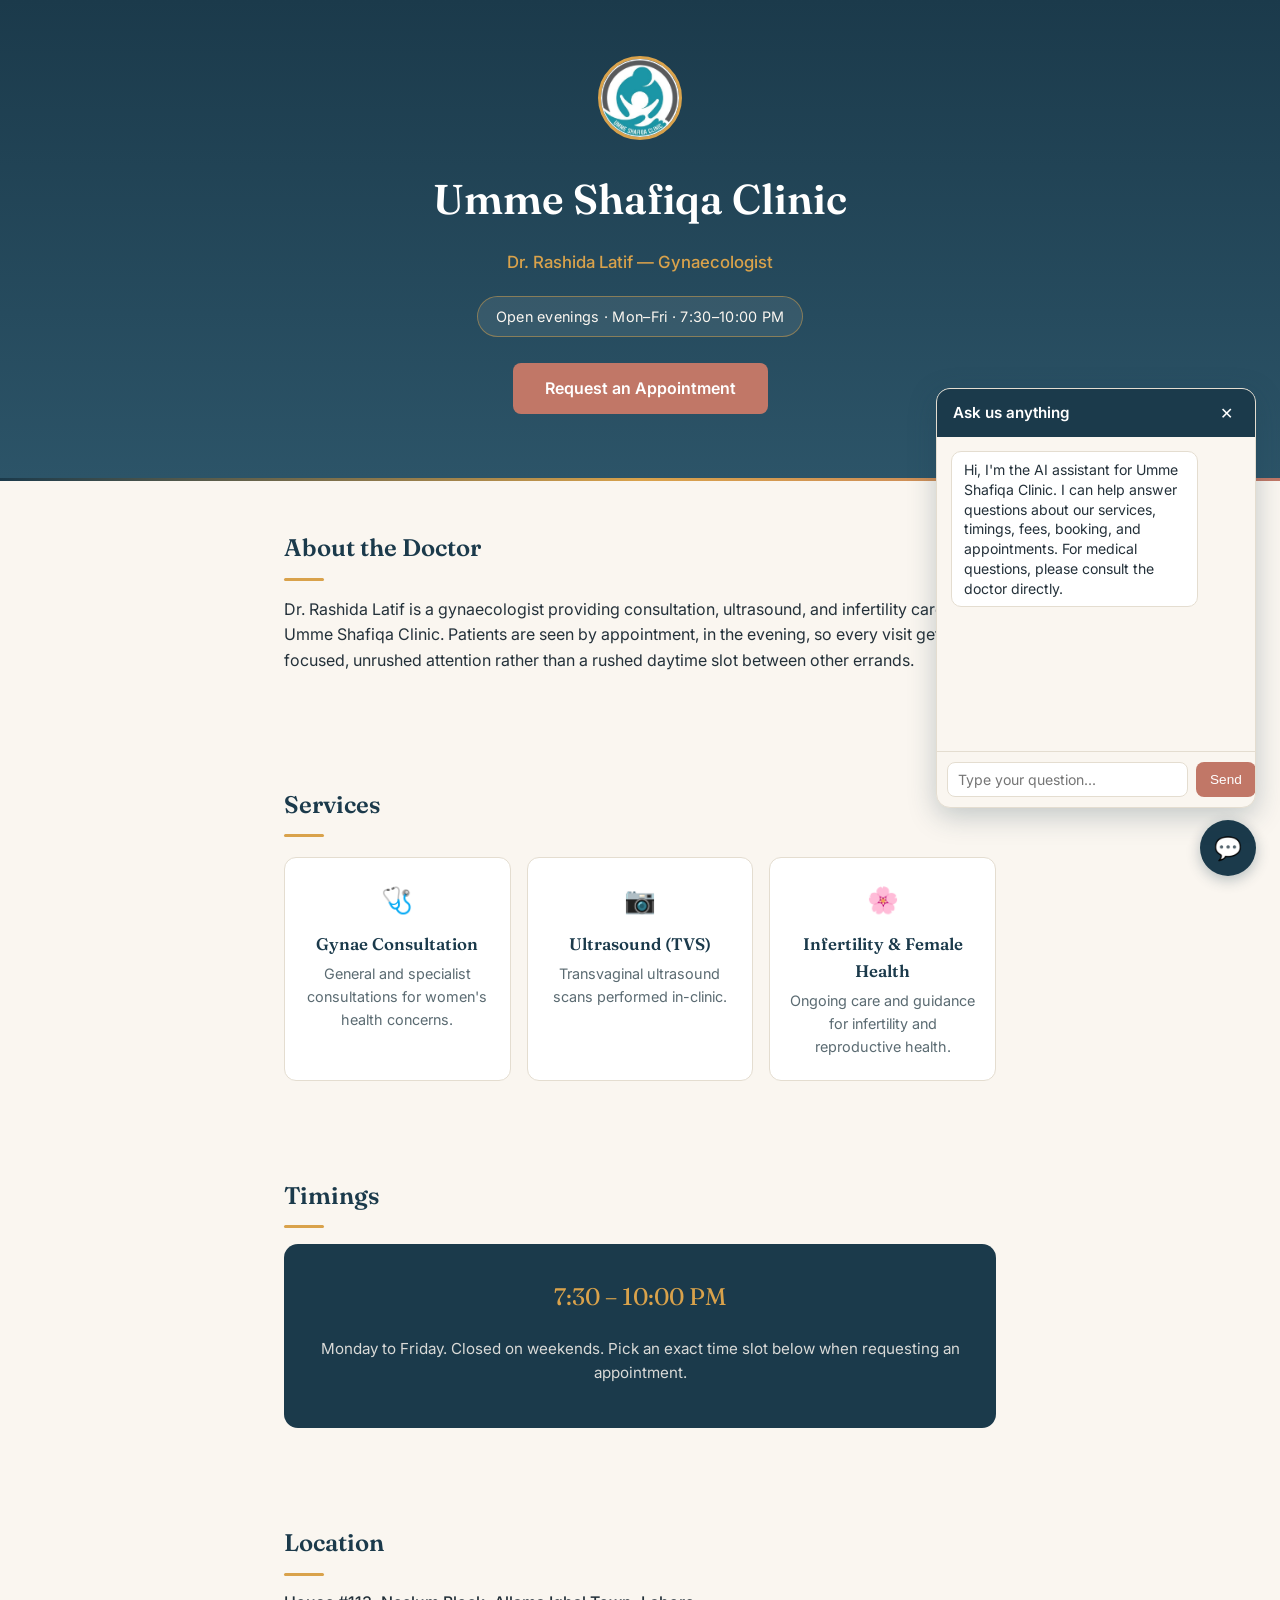
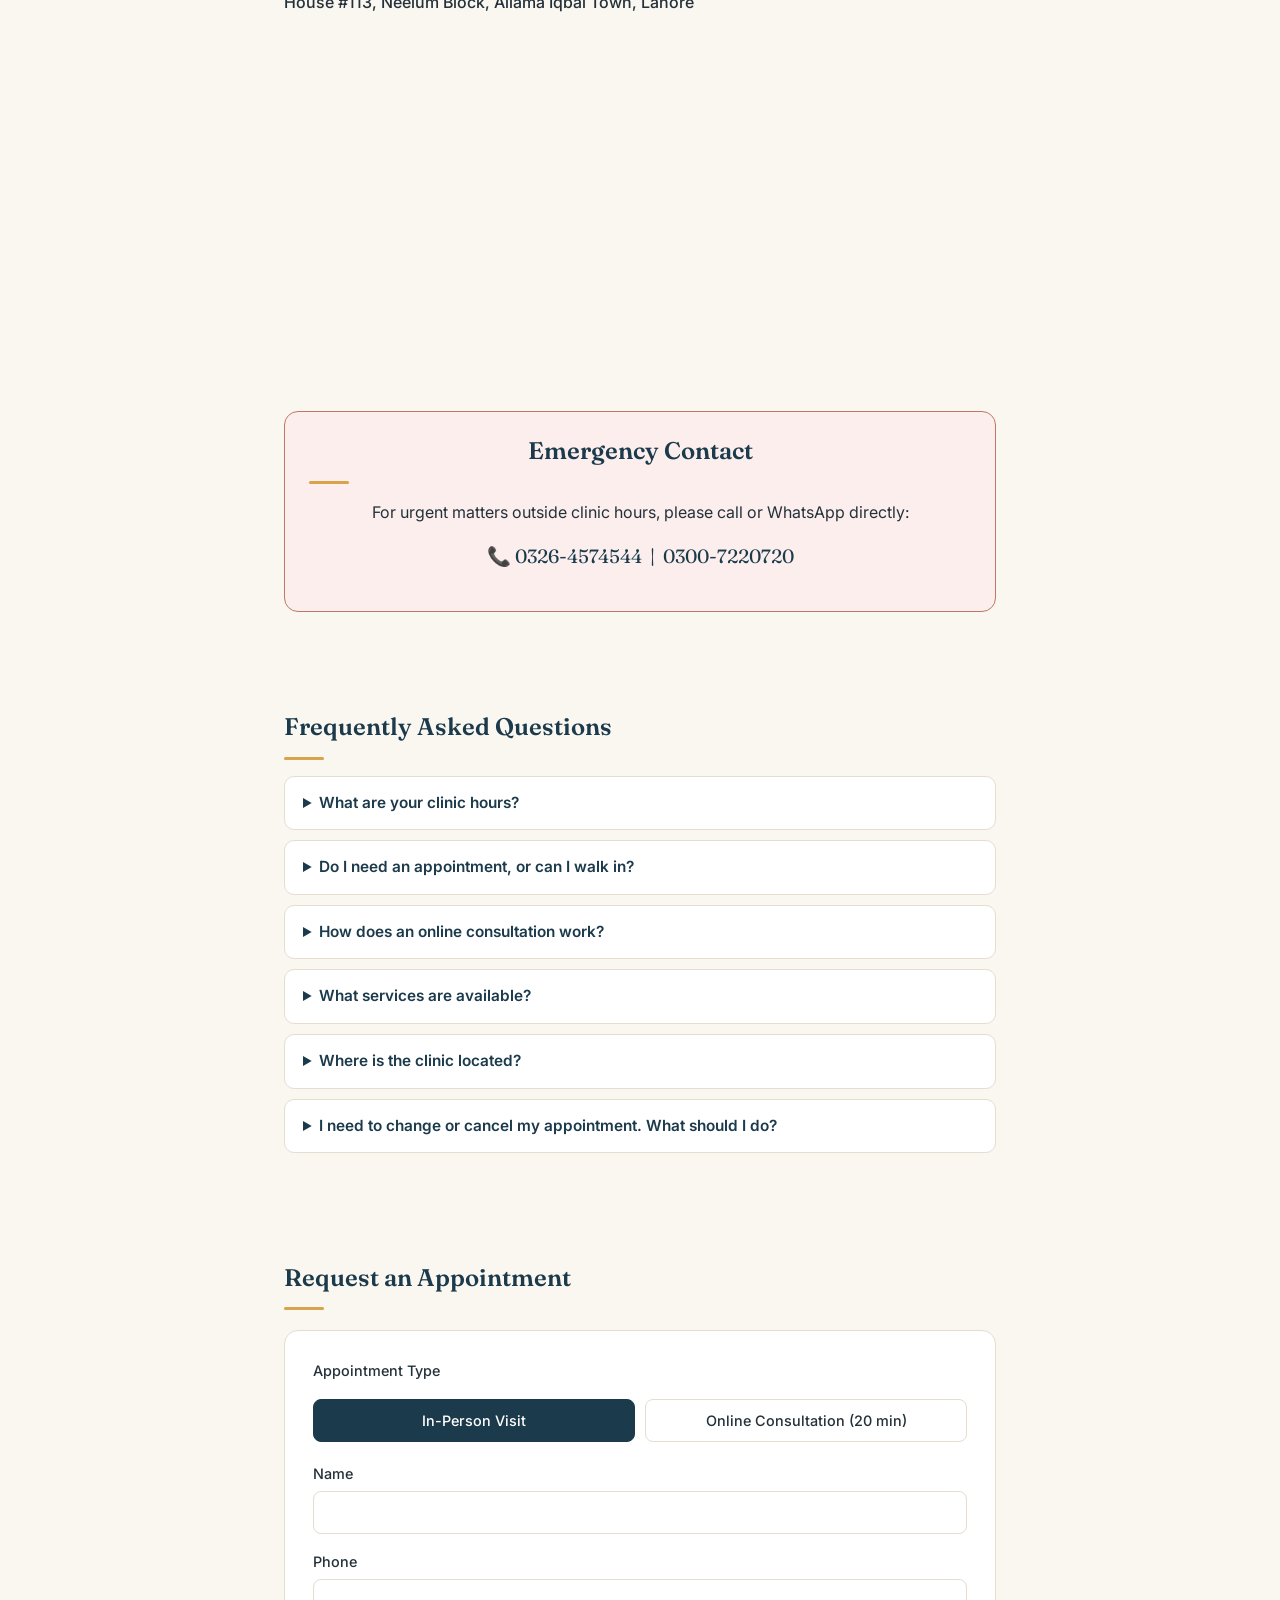
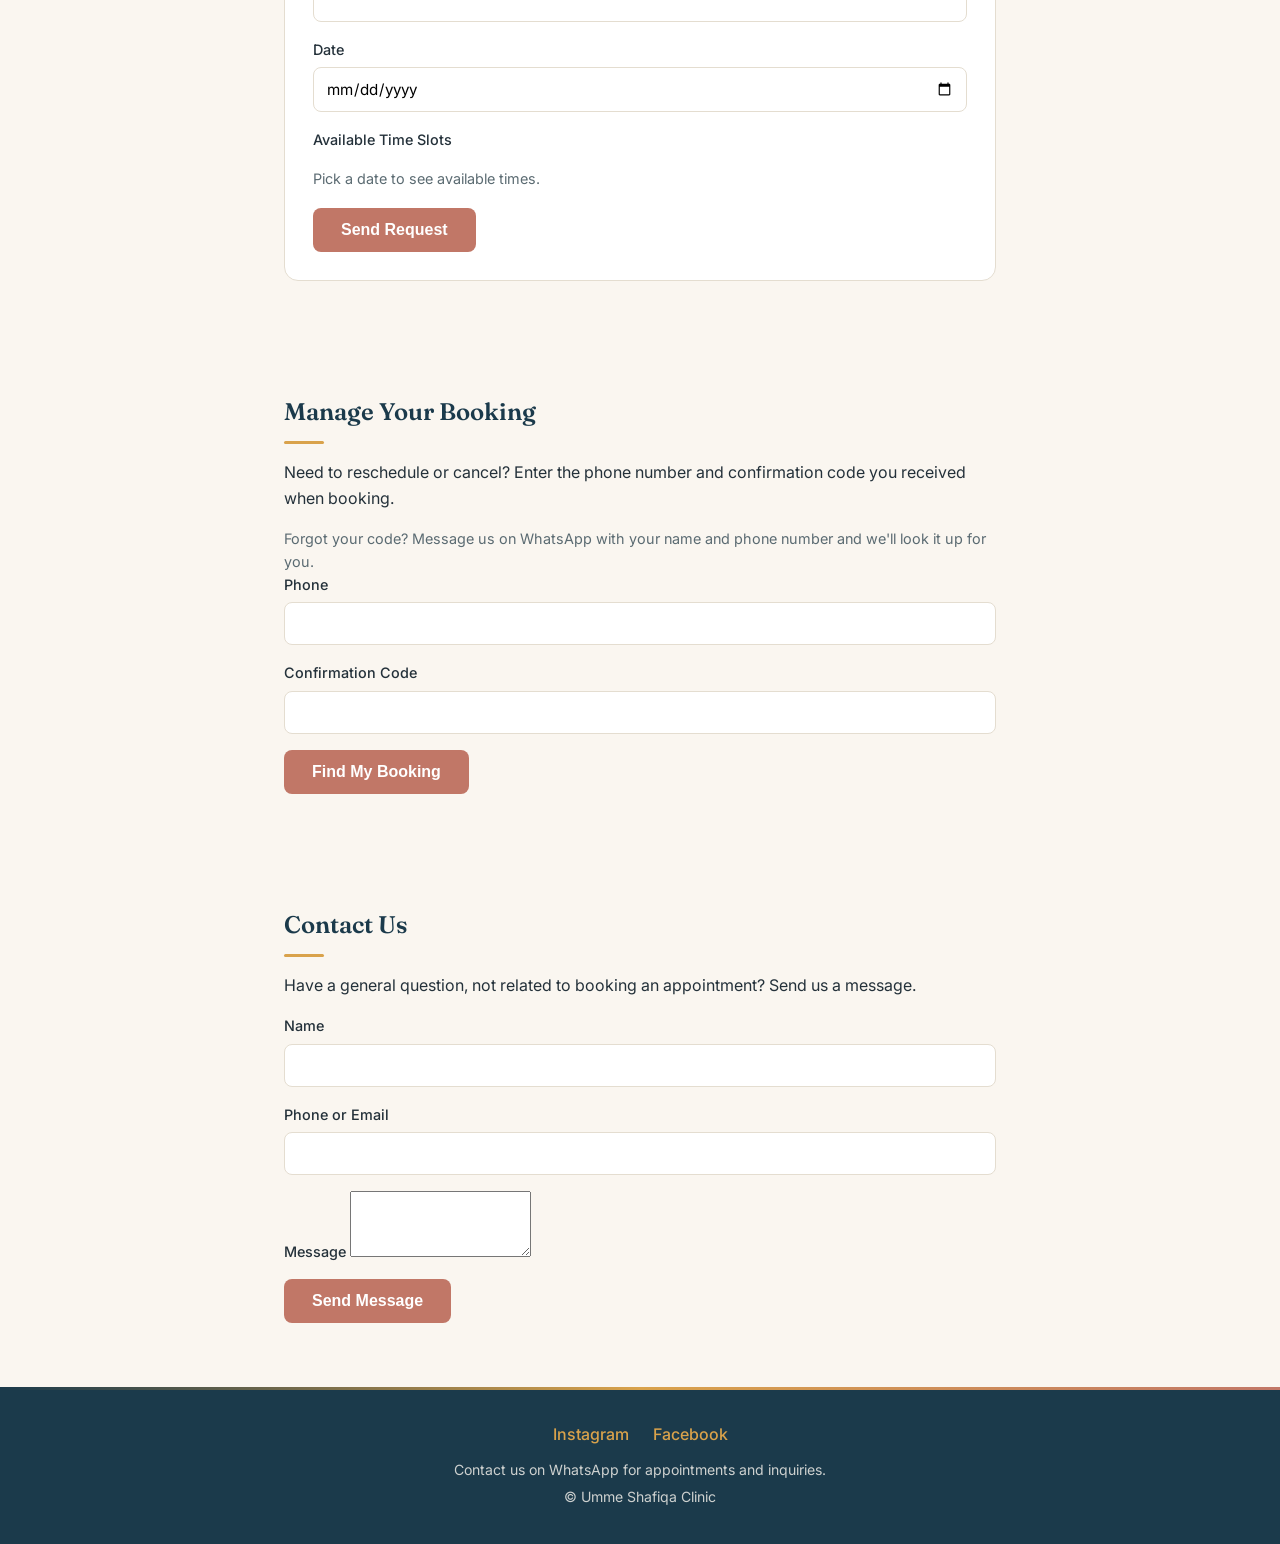
<file: index.html>
<!DOCTYPE html>
<html lang="en">
<head>
<meta charset="UTF-8">
<meta name="viewport" content="width=device-width, initial-scale=1.0">
<title>Umme Shafiqa Clinic — Dr. Rashida Latif, Gynaecologist</title>
<meta name="description" content="Evening gynaecology consultations, ultrasound, and infertility care with Dr. Rashida Latif in Allama Iqbal Town, Lahore.">
<link rel="stylesheet" href="style.css">
<link rel="icon" type="image/jpeg" href="logo.jpeg">
</head>
<body>

<div id="faq-widget">
  <button id="faq-toggle-btn" aria-label="Ask a question">💬</button>
  <div id="faq-panel" style="display:none;">
    <div id="faq-header">
      <span>Ask us anything</span>
      <button id="faq-close-btn" aria-label="Close">✕</button>
    </div>
    <div id="faq-messages">
      <div class="faq-msg faq-msg-bot">Hi, I'm the AI assistant for Umme Shafiqa Clinic. I can help answer questions about our services, timings, fees, booking, and appointments. For medical questions, please consult the doctor directly.</div>
    </div>
    <div id="faq-input-row">
      <input type="text" id="faq-input" placeholder="Type your question...">
      <button id="faq-send-btn">Send</button>
    </div>
  </div>
</div>

<header class="hero">
  <img src="logo.jpeg" alt="Umme Shafiqa Clinic Logo" class="logo">
  <h1>Umme Shafiqa Clinic</h1>
  <p class="doctor">Dr. Rashida Latif — Gynaecologist</p>
  <span class="hours-badge">Open evenings · Mon–Fri · 7:30–10:00 PM</span>
  <br>
  <a href="#appointment" class="hero-cta">Request an Appointment</a>
</header>
<hr class="horizon">

<section class="info">
  <h2>About the Doctor</h2>
  <p>Dr. Rashida Latif is a gynaecologist providing consultation, ultrasound, and infertility care from Umme Shafiqa Clinic. Patients are seen by appointment, in the evening, so every visit gets focused, unrushed attention rather than a rushed daytime slot between other errands.</p>
</section>

<section class="info">
  <h2>Services</h2>
  <div class="services-grid">
    <div class="service-card">
      <div class="icon">🩺</div>
      <h3>Gynae Consultation</h3>
      <p>General and specialist consultations for women's health concerns.</p>
    </div>
    <div class="service-card">
      <div class="icon">📷</div>
      <h3>Ultrasound (TVS)</h3>
      <p>Transvaginal ultrasound scans performed in-clinic.</p>
    </div>
    <div class="service-card">
      <div class="icon">🌸</div>
      <h3>Infertility &amp; Female Health</h3>
      <p>Ongoing care and guidance for infertility and reproductive health.</p>
    </div>
  </div>
</section>

<section class="info">
  <h2>Timings</h2>
  <div class="timings-strip">
    <span class="slot">7:30 – 10:00 PM</span>
    <p>Monday to Friday. Closed on weekends. Pick an exact time slot below when requesting an appointment.</p>
  </div>
</section>

<section class="info">
  <h2>Location</h2>
  <p class="address">House #113, Neelum Block, Allama Iqbal Town, Lahore</p>
  <iframe class="map-frame" loading="lazy"
    src="https://www.google.com/maps?q=House+113+Neelum+Block+Allama+Iqbal+Town+Lahore&output=embed">
  </iframe>
</section>

<section class="info">
  <div class="emergency-strip">
    <h2>Emergency Contact</h2>
    <p>For urgent matters outside clinic hours, please call or WhatsApp directly:</p>
    <p class="emergency-numbers">📞 0326-4574544 &nbsp;|&nbsp; 0300-7220720</p>
  </div>
</section>

<section class="info">
  <h2>Frequently Asked Questions</h2>
  <div class="faq-list">
    <details class="faq-item">
      <summary>What are your clinic hours?</summary>
      <p>Monday to Friday, 7:30 PM to 10:00 PM. Closed on weekends.</p>
    </details>
    <details class="faq-item">
      <summary>Do I need an appointment, or can I walk in?</summary>
      <p>Appointments are strongly recommended. You can request a specific time slot through the form below, either for an in-person visit or an online consultation.</p>
    </details>
    <details class="faq-item">
      <summary>How does an online consultation work?</summary>
      <p>Select "Online Consultation" when booking, pay the consultation fee via JazzCash/EasyPaisa or Meezan Bank, and upload a screenshot of the payment. Your slot is confirmed once the payment is verified.</p>
    </details>
    <details class="faq-item">
      <summary>What services are available?</summary>
      <p>Gynaecological consultations, transvaginal ultrasound (TVS), and infertility and female health care.</p>
    </details>
    <details class="faq-item">
      <summary>Where is the clinic located?</summary>
      <p>House #113, Neelum Block, Allama Iqbal Town, Lahore. See the map above for directions.</p>
    </details>
    <details class="faq-item">
      <summary>I need to change or cancel my appointment. What should I do?</summary>
      <p>Please contact us directly on WhatsApp or call the number listed under Emergency Contact above.</p>
    </details>
  </div>
</section>

<section class="info" id="appointment">
  <h2>Request an Appointment</h2>
  <form id="appointment-form">
    <label>Appointment Type</label>
    <div class="type-toggle">
      <button type="button" class="type-btn selected" data-type="physical">In-Person Visit</button>
      <button type="button" class="type-btn" data-type="online">Online Consultation (20 min)</button>
    </div>

    <div id="payment-info" class="payment-info" style="display:none;">
      <h3>Payment Details</h3>
      <p>Please pay the consultation fee via one of the below, then upload a screenshot of the payment before submitting.</p>
      <p><strong>JazzCash / EasyPaisa:</strong> 0300-7605291</p>
      <p><strong>Meezan Bank:</strong> 02120103496572</p>
      <p><strong>Account Title:</strong> Rashida Parveen</p>
      <label>Payment Screenshot
        <input type="file" id="payment_screenshot" accept="image/*">
      </label>
    </div>

    <label>Name
      <input type="text" id="name" required>
    </label>
    <label>Phone
      <input type="tel" id="phone" required>
    </label>
    <label>Date
      <input type="date" id="appointment_date" required>
    </label>
    <label>Available Time Slots</label>
    <div id="slot-picker" class="slot-picker">
      <p class="slot-hint">Pick a date to see available times.</p>
    </div>
    <input type="hidden" id="selected_slot">
    <button type="submit" id="submit-btn" disabled>Send Request</button>
  </form>
  <p id="form-message"></p>
</section>

<section class="info" id="manage-booking">
  <h2>Manage Your Booking</h2>
  <p>Need to reschedule or cancel? Enter the phone number and confirmation code you received when booking.</p>
  <p class="slot-hint">Forgot your code? Message us on WhatsApp with your name and phone number and we'll look it up for you.</p>
  <form id="lookup-form">
    <label>Phone
      <input type="tel" id="lookup-phone" required>
    </label>
    <label>Confirmation Code
      <input type="text" id="lookup-code" required style="text-transform: uppercase;">
    </label>
    <button type="submit">Find My Booking</button>
  </form>
  <p id="lookup-message"></p>

  <div id="reschedule-panel" style="display:none;">
    <h3 id="reschedule-current"></h3>
    <label>New Date
      <input type="date" id="reschedule-date">
    </label>
    <label>New Time</label>
    <div id="reschedule-slot-picker" class="slot-picker"></div>
    <input type="hidden" id="reschedule-selected-slot">
    <button type="button" id="reschedule-submit-btn" disabled>Confirm New Time</button>
    <button type="button" id="cancel-my-booking-btn" class="cancel-my-booking-btn">Cancel This Appointment</button>
  </div>
</section>

<section class="info" id="contact-us">
  <h2>Contact Us</h2>
  <p>Have a general question, not related to booking an appointment? Send us a message.</p>
  <form id="contact-form">
    <label>Name
      <input type="text" id="contact-name" required>
    </label>
    <label>Phone or Email
      <input type="text" id="contact-info" required>
    </label>
    <label>Message
      <textarea id="contact-message" rows="4" required></textarea>
    </label>
    <button type="submit">Send Message</button>
  </form>
  <p id="contact-form-message"></p>
</section>

<hr class="horizon">
<footer>
  <div class="social-links">
    <a href="https://instagram.com/ummeshafiqaclinic" target="_blank" rel="noopener">Instagram</a>
    <a href="#" target="_blank" rel="noopener">Facebook</a>
  </div>
  <p>Contact us on WhatsApp for appointments and inquiries.</p>
  <p>&copy; Umme Shafiqa Clinic</p>
</footer>

<script>
const BACKEND = 'https://umme-shafiqa-backend-b8cwevgzcfgya3fe.austriaeast-01.azurewebsites.net';
let appointmentType = 'physical';
document.querySelectorAll('.type-btn').forEach(btn => {
  btn.addEventListener('click', () => {
    document.querySelectorAll('.type-btn').forEach(b => b.classList.remove('selected'));
    btn.classList.add('selected');
    appointmentType = btn.dataset.type;
    document.getElementById('payment-info').style.display = appointmentType === 'online' ? 'block' : 'none';
  });
});
const dateInput = document.getElementById('appointment_date');
const todayStr = new Date().toLocaleDateString('en-CA'); // YYYY-MM-DD in local time
dateInput.min = todayStr;
const slotPicker = document.getElementById('slot-picker');
const selectedSlotInput = document.getElementById('selected_slot');
const submitBtn = document.getElementById('submit-btn');

function formatTime12h(t) {
  const [h, m] = t.split(':').map(Number);
  const period = h >= 12 ? 'PM' : 'AM';
  const hour12 = ((h + 11) % 12) + 1;
  return `${hour12}:${m.toString().padStart(2, '0')} ${period}`;
}

dateInput.addEventListener('change', () => {
  const chosenDate = dateInput.value;
  selectedSlotInput.value = '';
  submitBtn.disabled = true;
  if (!chosenDate) return;

  slotPicker.innerHTML = '<p class="slot-hint">Loading available times...</p>';

  fetch(`${BACKEND}/available-slots?for_date=${chosenDate}`)
    .then(res => res.json())
    .then(data => {
      if (!data.open) {
        slotPicker.innerHTML = '<p class="slot-hint">Clinic is closed on this day. Please choose Mon–Fri.</p>';
        return;
      }
      slotPicker.innerHTML = '';
      data.slots.forEach(slot => {
        const btn = document.createElement('button');
        btn.type = 'button';
        const disabled = slot.full || slot.past;
        let label = formatTime12h(slot.time);
        if (slot.past) label += ' — Past';
        else if (slot.full) label += ' — Fully Booked';
        btn.className = 'slot-btn' + (disabled ? ' full' : '');
        btn.textContent = label;
        btn.disabled = disabled;
        btn.title = slot.past ? 'This time has already passed' : (slot.full ? 'Fully booked, please choose another time' : `${slot.remaining} spot(s) left`);
        btn.addEventListener('click', () => {
          document.querySelectorAll('.slot-btn').forEach(b => b.classList.remove('selected'));
          btn.classList.add('selected');
          selectedSlotInput.value = slot.time;
          submitBtn.disabled = false;
        });
        slotPicker.appendChild(btn);
      });
    })
    .catch(() => {
      slotPicker.innerHTML = '<p class="slot-hint">Could not load slots. Please try again.</p>';
    });
});

document.getElementById('appointment-form').addEventListener('submit', function(e) {
  e.preventDefault();
  if (!selectedSlotInput.value) return;

  if (dateInput.value < todayStr) {
    document.getElementById('form-message').textContent = "Please choose a present or future date.";
    return;
  }

  const screenshotInput = document.getElementById('payment_screenshot');
  if (appointmentType === 'online' && (!screenshotInput.files || screenshotInput.files.length === 0)) {
    document.getElementById('form-message').textContent = "Please upload your payment screenshot to book an online consultation.";
    return;
  }

  const formData = new FormData();
  formData.append('name', document.getElementById('name').value);
  formData.append('phone', document.getElementById('phone').value);
  formData.append('appointment_date', dateInput.value);
  formData.append('appointment_time', selectedSlotInput.value);
  formData.append('appointment_type', appointmentType);
  if (appointmentType === 'online' && screenshotInput.files[0]) {
    formData.append('payment_screenshot', screenshotInput.files[0]);
  }

  fetch(`${BACKEND}/inquiries`, {
    method: 'POST',
    body: formData
  })
  .then(async res => {
    const result = await res.json();
    if (!res.ok) throw new Error(result.detail || 'Something went wrong');
    const baseMessage = appointmentType === 'online'
      ? "Thank you! Your request is pending — we'll confirm once your payment is verified."
      : "Thank you! Your request has been received.";
    document.getElementById('form-message').innerHTML =
      `${baseMessage}<br><strong>Your confirmation code: ${result.confirmation_code}</strong><br>Save this — you'll need your phone number and this code to reschedule below if needed.`;
    document.getElementById('appointment-form').reset();
    document.querySelectorAll('.type-btn').forEach(b => b.classList.remove('selected'));
    document.querySelector('.type-btn[data-type="physical"]').classList.add('selected');
    appointmentType = 'physical';
    document.getElementById('payment-info').style.display = 'none';
    slotPicker.innerHTML = '<p class="slot-hint">Pick a date to see available times.</p>';
    submitBtn.disabled = true;
  })
  .catch(err => {
    document.getElementById('form-message').textContent = err.message || "Something went wrong. Please try WhatsApp instead.";
  });
});

// --- Manage Your Booking (self-service reschedule) ---
let activeLookup = null;
const rescheduleDateInput = document.getElementById('reschedule-date');
const rescheduleSlotPicker = document.getElementById('reschedule-slot-picker');
const rescheduleSelectedSlot = document.getElementById('reschedule-selected-slot');
const rescheduleSubmitBtn = document.getElementById('reschedule-submit-btn');
rescheduleDateInput.min = todayStr;

document.getElementById('lookup-form').addEventListener('submit', function(e) {
  e.preventDefault();
  const phone = document.getElementById('lookup-phone').value;
  const code = document.getElementById('lookup-code').value;
  document.getElementById('lookup-message').textContent = 'Searching...';

  fetch(`${BACKEND}/my-booking/lookup`, {
    method: 'POST',
    headers: {'Content-Type': 'application/json'},
    body: JSON.stringify({ phone, confirmation_code: code })
  })
  .then(async res => {
    const result = await res.json();
    if (!res.ok) throw new Error(result.detail || 'Booking not found');
    activeLookup = { phone, confirmation_code: code };
    document.getElementById('lookup-message').textContent = '';
    document.getElementById('reschedule-panel').style.display = 'block';
    const typeLabel = result.appointment_type === 'online' ? 'Online Consultation' : 'In-Person Visit';
    document.getElementById('reschedule-current').textContent =
      `${result.name} — currently booked: ${result.appointment_date} at ${formatTime12h(result.appointment_time)} (${typeLabel})`;
  })
  .catch(err => {
    activeLookup = null;
    document.getElementById('reschedule-panel').style.display = 'none';
    document.getElementById('lookup-message').textContent = err.message;
  });
});

rescheduleDateInput.addEventListener('change', () => {
  const chosenDate = rescheduleDateInput.value;
  rescheduleSelectedSlot.value = '';
  rescheduleSubmitBtn.disabled = true;
  if (!chosenDate) return;

  rescheduleSlotPicker.innerHTML = '<p class="slot-hint">Loading available times...</p>';
  fetch(`${BACKEND}/available-slots?for_date=${chosenDate}`)
    .then(res => res.json())
    .then(data => {
      if (!data.open) {
        rescheduleSlotPicker.innerHTML = '<p class="slot-hint">Clinic is closed on this day. Please choose Mon–Fri.</p>';
        return;
      }
      rescheduleSlotPicker.innerHTML = '';
      data.slots.forEach(slot => {
        const btn = document.createElement('button');
        btn.type = 'button';
        const disabled = slot.full || slot.past;
        let label = formatTime12h(slot.time);
        if (slot.past) label += ' — Past';
        else if (slot.full) label += ' — Fully Booked';
        btn.className = 'slot-btn' + (disabled ? ' full' : '');
        btn.textContent = label;
        btn.disabled = disabled;
        btn.addEventListener('click', () => {
          document.querySelectorAll('#reschedule-slot-picker .slot-btn').forEach(b => b.classList.remove('selected'));
          btn.classList.add('selected');
          rescheduleSelectedSlot.value = slot.time;
          rescheduleSubmitBtn.disabled = false;
        });
        rescheduleSlotPicker.appendChild(btn);
      });
    })
    .catch(() => {
      rescheduleSlotPicker.innerHTML = '<p class="slot-hint">Could not load slots. Please try again.</p>';
    });
});

rescheduleSubmitBtn.addEventListener('click', () => {
  if (!activeLookup || !rescheduleSelectedSlot.value) return;
  fetch(`${BACKEND}/my-booking/reschedule`, {
    method: 'POST',
    headers: {'Content-Type': 'application/json'},
    body: JSON.stringify({
      phone: activeLookup.phone,
      confirmation_code: activeLookup.confirmation_code,
      new_date: rescheduleDateInput.value,
      new_time: rescheduleSelectedSlot.value
    })
  })
  .then(async res => {
    const result = await res.json();
    if (!res.ok) throw new Error(result.detail || 'Could not reschedule');
    document.getElementById('lookup-message').textContent =
      `Done — your appointment is now on ${result.new_date} at ${formatTime12h(result.new_time)}.`;
    document.getElementById('reschedule-panel').style.display = 'none';
    document.getElementById('lookup-form').reset();
  })
  .catch(err => {
    alert(err.message);
  });
});

document.getElementById('cancel-my-booking-btn').addEventListener('click', () => {
  if (!activeLookup) return;
  if (!confirm('Are you sure you want to cancel this appointment? This cannot be undone.')) return;

  fetch(`${BACKEND}/my-booking/cancel`, {
    method: 'POST',
    headers: {'Content-Type': 'application/json'},
    body: JSON.stringify({
      phone: activeLookup.phone,
      confirmation_code: activeLookup.confirmation_code
    })
  })
  .then(async res => {
    const result = await res.json();
    if (!res.ok) throw new Error(result.detail || 'Could not cancel');
    document.getElementById('lookup-message').textContent = 'Your appointment has been cancelled.';
    document.getElementById('reschedule-panel').style.display = 'none';
    document.getElementById('lookup-form').reset();
    activeLookup = null;
  })
  .catch(err => {
    alert(err.message);
  });
});

// --- General Contact Us form ---
document.getElementById('contact-form').addEventListener('submit', function(e) {
  e.preventDefault();
  const data = {
    name: document.getElementById('contact-name').value,
    contact_info: document.getElementById('contact-info').value,
    message: document.getElementById('contact-message').value
  };
  fetch(`${BACKEND}/contact-messages`, {
    method: 'POST',
    headers: {'Content-Type': 'application/json'},
    body: JSON.stringify(data)
  })
  .then(res => {
    if (!res.ok) throw new Error('Something went wrong');
    document.getElementById('contact-form-message').textContent = "Thank you, we've received your message.";
    document.getElementById('contact-form').reset();
  })
  .catch(() => {
    document.getElementById('contact-form-message').textContent = "Something went wrong. Please try WhatsApp instead.";
  });
});

// --- FAQ Chat Widget ---
let faqConversation = [];
const faqPanel = document.getElementById('faq-panel');
const faqMessages = document.getElementById('faq-messages');
const faqInput = document.getElementById('faq-input');

document.getElementById('faq-toggle-btn').addEventListener('click', () => {
  faqPanel.style.display = faqPanel.style.display === 'none' ? 'flex' : 'none';
});

// Auto-open once, a couple seconds after the page loads, so visitors see the intro
setTimeout(() => {
  faqPanel.style.display = 'flex';
}, 2000);
document.getElementById('faq-close-btn').addEventListener('click', () => {
  faqPanel.style.display = 'none';
});

function addFaqMessage(text, sender) {
  const div = document.createElement('div');
  div.className = `faq-msg faq-msg-${sender}`;
  div.textContent = text;
  faqMessages.appendChild(div);
  faqMessages.scrollTop = faqMessages.scrollHeight;
}

function sendFaqMessage() {
  const text = faqInput.value.trim();
  if (!text) return;
  addFaqMessage(text, 'user');
  faqInput.value = '';
  faqInput.disabled = true;

  fetch(`${BACKEND}/faq-chat`, {
    method: 'POST',
    headers: {'Content-Type': 'application/json'},
    body: JSON.stringify({ message: text, conversation: faqConversation })
  })
  .then(res => res.json())
  .then(data => {
    addFaqMessage(data.reply, 'bot');
    faqConversation.push({ role: 'user', content: text });
    faqConversation.push({ role: 'assistant', content: data.reply });
  })
  .catch(() => {
    addFaqMessage("Sorry, something went wrong. Please contact us on WhatsApp.", 'bot');
  })
  .finally(() => {
    faqInput.disabled = false;
    faqInput.focus();
  });
}

document.getElementById('faq-send-btn').addEventListener('click', sendFaqMessage);
faqInput.addEventListener('keypress', (e) => {
  if (e.key === 'Enter') sendFaqMessage();
});
</script>

</body>
</html>
</file>
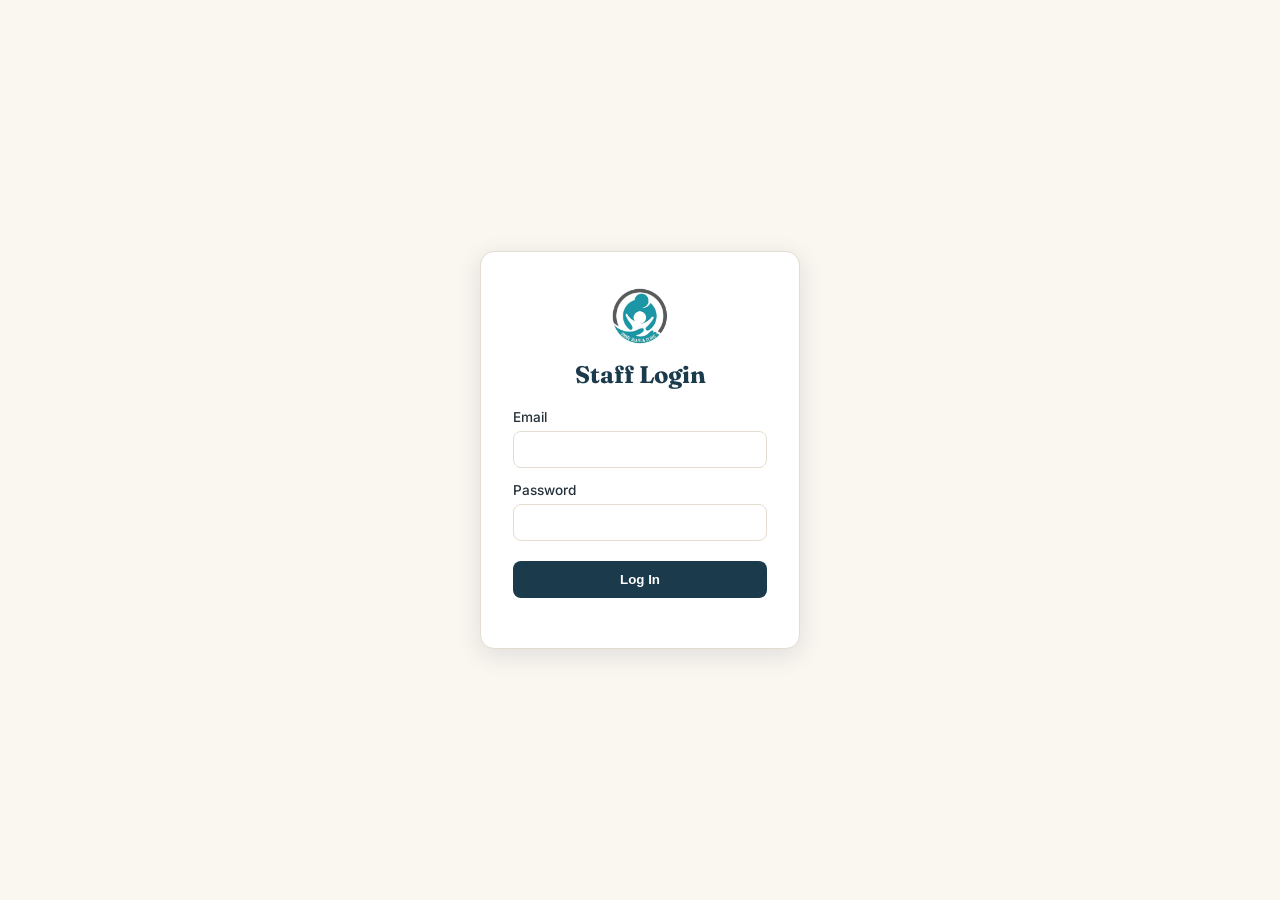
<file: admin.html>
<!DOCTYPE html>
<html>
<head>
<meta charset="UTF-8">
<title>Umme Shafiqa Clinic — Appointment Requests</title>
<link rel="icon" type="image/jpeg" href="logo.jpeg">
<style>
@import url('https://fonts.googleapis.com/css2?family=Fraunces:opsz,wght@9..144,500;9..144,600&family=Inter:wght@400;500;600&display=swap');

:root {
  --navy: #1B3A4B;
  --navy-light: #2C5468;
  --cream: #FAF6F0;
  --amber: #D9A24B;
  --rose: #C17767;
  --slate: #24313A;
  --slate-soft: #5B6B72;
  --line: #E4DDD0;
  --new: #C17767;
  --contacted: #D9A24B;
  --done: #6B8F71;
}

* { box-sizing: border-box; }

#login-overlay {
  position: fixed;
  inset: 0;
  background: var(--cream);
  display: flex;
  align-items: center;
  justify-content: center;
  z-index: 1000;
}

#login-box {
  background: #fff;
  border: 1px solid var(--line);
  border-radius: 14px;
  padding: 36px 32px;
  width: 320px;
  max-width: 88vw;
  text-align: center;
  box-shadow: 0 6px 24px rgba(27,58,75,0.12);
}

#login-logo {
  width: 56px;
  height: 56px;
  border-radius: 50%;
  object-fit: cover;
  margin-bottom: 12px;
}

#login-box h2 {
  font-family: 'Fraunces', serif;
  color: var(--navy);
  margin: 0 0 20px;
}

#login-box label {
  display: block;
  text-align: left;
  font-size: 0.85rem;
  font-weight: 500;
  color: var(--slate);
  margin-bottom: 14px;
}

#login-box input {
  width: 100%;
  margin-top: 6px;
  padding: 9px 10px;
  border: 1px solid var(--line);
  border-radius: 8px;
  font-family: 'Inter', sans-serif;
  font-size: 0.9rem;
}

#login-box button {
  width: 100%;
  background: var(--navy);
  color: #fff;
  border: none;
  padding: 11px;
  border-radius: 8px;
  font-weight: 600;
  cursor: pointer;
  margin-top: 6px;
}

#login-message {
  color: var(--rose);
  font-size: 0.85rem;
  margin-top: 12px;
}

#logout-btn {
  margin-left: auto;
  padding: 6px 14px;
  border: 1px solid var(--line);
  background: #fff;
  color: var(--slate-soft);
  border-radius: 6px;
  cursor: pointer;
  font-size: 0.82rem;
}

body {
  font-family: 'Inter', sans-serif;
  background: var(--cream);
  color: var(--slate);
  margin: 0;
  padding: 32px 24px 60px;
}

.admin-header {
  max-width: 1000px;
  margin: 0 auto 24px;
  display: flex;
  align-items: center;
  gap: 14px;
}

.admin-header img {
  width: 42px;
  height: 42px;
  border-radius: 50%;
  border: 2px solid var(--amber);
  object-fit: cover;
}

.admin-header h1 {
  font-family: 'Fraunces', serif;
  font-size: 1.5rem;
  color: var(--navy);
  margin: 0;
}

.admin-header .subtitle {
  font-size: 0.85rem;
  color: var(--slate-soft);
  margin: 2px 0 0;
}

.confirmation-code-tag {
  display: inline-block;
  margin-top: 3px;
  font-size: 0.75rem;
  font-family: 'Fraunces', serif;
  color: var(--slate-soft);
  letter-spacing: 0.5px;
}

.view-tabs {
  max-width: 1000px;
  margin: 0 auto 16px;
  display: flex;
  gap: 8px;
}

.view-tab-btn {
  padding: 9px 18px;
  border: 1px solid var(--line);
  background: #fff;
  color: var(--slate-soft);
  border-radius: 8px;
  font-family: 'Inter', sans-serif;
  font-size: 0.9rem;
  font-weight: 500;
  cursor: pointer;
}

.view-tab-btn.selected {
  background: var(--navy);
  color: #fff;
  border-color: var(--navy);
}

#daily-schedule-container {
  max-width: 1000px;
  margin: 0 auto;
}

.schedule-slot-box {
  background: #fff;
  border: 1px solid var(--line);
  border-radius: 12px;
  padding: 16px 20px;
  margin-bottom: 12px;
}

.schedule-slot-header {
  display: flex;
  justify-content: space-between;
  align-items: center;
  font-family: 'Fraunces', serif;
  font-size: 1.1rem;
  color: var(--navy);
  border-bottom: 1px solid var(--line);
  padding-bottom: 8px;
  margin-bottom: 8px;
}

.schedule-slot-count {
  font-family: 'Inter', sans-serif;
  font-size: 0.85rem;
  font-weight: 600;
  color: var(--slate-soft);
}

.schedule-slot-count.full {
  color: var(--rose);
}

.schedule-patient-row {
  display: flex;
  justify-content: space-between;
  align-items: center;
  padding: 6px 0;
  font-size: 0.9rem;
}

.search-wrap {
  max-width: 1000px;
  margin: 0 auto 14px;
}

#search-box {
  width: 100%;
  padding: 10px 14px;
  border: 1px solid var(--line);
  border-radius: 8px;
  font-family: 'Inter', sans-serif;
  font-size: 0.95rem;
}

#search-box:focus {
  outline: 2px solid var(--amber);
  outline-offset: 1px;
}

.table-wrap {
  max-width: 1000px;
  margin: 0 auto;
  background: #fff;
  border: 1px solid var(--line);
  border-radius: 14px;
  overflow: hidden;
  box-shadow: 0 2px 10px rgba(27,58,75,0.06);
}

table { width: 100%; border-collapse: collapse; }

th {
  background: var(--navy);
  color: var(--cream);
  text-align: left;
  padding: 14px 16px;
  font-size: 0.85rem;
  font-weight: 500;
  letter-spacing: 0.3px;
  text-transform: uppercase;
}

td {
  padding: 14px 16px;
  border-top: 1px solid var(--line);
  font-size: 0.94rem;
}

tr:hover td { background: #FDFBF8; }

tr.done td { opacity: 0.55; }

.status-pill {
  display: inline-block;
  padding: 3px 10px;
  border-radius: 999px;
  font-size: 0.78rem;
  font-weight: 600;
  color: #fff;
  margin-right: 8px;
}

.view-payment-btn {
  margin-top: 4px;
  padding: 3px 8px;
  font-size: 0.75rem;
  border: 1px solid var(--amber);
  background: #FFFBF3;
  color: var(--navy);
  border-radius: 6px;
  cursor: pointer;
}

.cancel-btn {
  display: block;
  margin-top: 6px;
  padding: 4px 10px;
  font-size: 0.78rem;
  border: 1px solid #C17767;
  background: #FBEEEC;
  color: #A34A3A;
  border-radius: 6px;
  cursor: pointer;
}

.reassign-btn {
  display: block;
  margin-top: 4px;
  padding: 3px 8px;
  font-size: 0.75rem;
  border: 1px solid var(--line);
  background: var(--cream);
  color: var(--navy);
  border-radius: 6px;
  cursor: pointer;
}

.reassign-save-btn, .reassign-cancel-btn {
  margin-top: 6px;
  margin-right: 6px;
  padding: 4px 10px;
  font-size: 0.78rem;
  border-radius: 6px;
  cursor: pointer;
  border: 1px solid var(--line);
}

.reassign-save-btn {
  background: var(--navy);
  color: #fff;
  border-color: var(--navy);
}

.reassign-cancel-btn {
  background: #fff;
  color: var(--slate);
}

[id^="appt-cell-"] select, [id^="appt-cell-"] input[type="date"] {
  margin-top: 4px;
  padding: 4px 6px;
  border-radius: 6px;
  border: 1px solid var(--line);
  font-family: 'Inter', sans-serif;
  font-size: 0.85rem;
}

select {
  padding: 6px 10px;
  border-radius: 6px;
  border: 1px solid var(--line);
  font-family: 'Inter', sans-serif;
  font-size: 0.88rem;
  background: var(--cream);
}

.empty-state {
  text-align: center;
  padding: 50px 20px;
  color: var(--slate-soft);
}
</style>
</head>
<body>

<div id="login-overlay">
  <div id="login-box">
    <img src="logo.jpeg" alt="Clinic logo" id="login-logo">
    <h2>Staff Login</h2>
    <form id="login-form">
      <label>Email
        <input type="email" id="login-email" required>
      </label>
      <label>Password
        <input type="password" id="login-password" required>
      </label>
      <button type="submit">Log In</button>
    </form>
    <p id="login-message"></p>
  </div>
</div>

<div id="admin-content" style="display:none;">

<div class="admin-header">
  <img src="logo.jpeg" alt="Clinic logo">
  <div>
    <h1>Appointment Requests</h1>
    <p class="subtitle">Umme Shafiqa Clinic — staff view</p>
  </div>
  <button type="button" id="logout-btn">Log Out</button>
</div>

<div class="view-tabs">
  <button type="button" class="view-tab-btn selected" id="tab-all" onclick="switchView('all')">All Requests</button>
  <button type="button" class="view-tab-btn" id="tab-daily" onclick="switchView('daily')">Daily Schedule</button>
  <button type="button" class="view-tab-btn" id="tab-messages" onclick="switchView('messages')">Messages</button>
</div>

<div id="view-all">
  <div class="search-wrap">
    <input type="text" id="search-box" placeholder="Search by name or phone..." oninput="filterInquiries()">
  </div>

  <div class="table-wrap">
    <table id="data-table">
      <tr><th>Name</th><th>Phone</th><th>Type</th><th>Appointment</th><th>Received</th><th>Status</th></tr>
    </table>
  </div>
</div>

<div id="view-daily" style="display:none;">
  <div class="search-wrap">
    <input type="date" id="daily-date-picker">
  </div>
  <div id="daily-schedule-container"></div>
</div>

<div id="view-messages" style="display:none;">
  <div class="table-wrap">
    <table id="messages-table">
      <tr><th>Name</th><th>Contact</th><th>Message</th><th>Received</th><th>Status</th></tr>
    </table>
  </div>
</div>

</div>

<script>
const BACKEND = 'https://umme-shafiqa-backend-b8cwevgzcfgya3fe.austriaeast-01.azurewebsites.net';
const STATUS_COLORS = { New: '#C17767', Contacted: '#D9A24B', Done: '#6B8F71', 'Pending Payment Verification': '#B5697A', Cancelled: '#8A8A8A' };
let authToken = null;
let currentRole = null;

function getAuth() {
  return 'Bearer ' + authToken;
}

document.getElementById('login-form').addEventListener('submit', function(e) {
  e.preventDefault();
  const email = document.getElementById('login-email').value;
  const password = document.getElementById('login-password').value;
  document.getElementById('login-message').textContent = 'Logging in...';

  fetch(`${BACKEND}/auth/login`, {
    method: 'POST',
    headers: {'Content-Type': 'application/json'},
    body: JSON.stringify({ email, password })
  })
  .then(async res => {
    const result = await res.json();
    if (!res.ok) throw new Error(result.detail || 'Login failed');
    authToken = result.access_token;
    currentRole = result.role;
    document.getElementById('login-overlay').style.display = 'none';
    document.getElementById('admin-content').style.display = 'block';
    applyRolePermissions();
    loadData();
  })
  .catch(err => {
    document.getElementById('login-message').textContent = err.message;
  });
});

document.getElementById('logout-btn').addEventListener('click', () => {
  authToken = null;
  currentRole = null;
  document.getElementById('admin-content').style.display = 'none';
  document.getElementById('login-overlay').style.display = 'flex';
  document.getElementById('login-form').reset();
});

function applyRolePermissions() {
  // Receptionists can manage bookings but not view payment screenshots
  document.querySelectorAll('.view-payment-btn').forEach(btn => {
    btn.style.display = currentRole === 'admin' ? 'inline-block' : 'none';
  });
}

function handleAuthFailure() {
  authToken = null;
  currentRole = null;
  document.getElementById('admin-content').style.display = 'none';
  document.getElementById('login-overlay').style.display = 'flex';
  document.getElementById('login-message').textContent = 'Session expired, please log in again.';
}

let allInquiries = [];

function loadData() {
  fetch(BACKEND + '/inquiries', { headers: { 'Authorization': getAuth() } })
    .then(res => {
      if (res.status === 401) {
        handleAuthFailure();
        throw new Error('unauthorized');
      }
      return res.json();
    })
    .then(data => {
      data.sort((a, b) => new Date(b.created_at) - new Date(a.created_at));
      allInquiries = data;
      renderTable(data);
    })
    .catch(() => {});
}

function renderTable(data) {
  const table = document.getElementById('data-table');
  table.innerHTML = '<tr><th>Name</th><th>Phone</th><th>Type</th><th>Appointment</th><th>Received</th><th>Status</th></tr>';

  if (data.length === 0) {
    const tr = document.createElement('tr');
    tr.innerHTML = `<td colspan="6" class="empty-state">No matching appointment requests.</td>`;
    table.appendChild(tr);
    return;
  }

  data.forEach(row => {
    const tr = document.createElement('tr');
    if (row.status === 'Done') tr.classList.add('done');
    const date = new Date(row.created_at).toLocaleString();
    const color = STATUS_COLORS[row.status] || '#999';
    const isOnline = row.appointment_type === 'online';
    tr.innerHTML = `
      <td>${row.name}</td>
      <td>${row.phone}${row.confirmation_code ? `<br><span class="confirmation-code-tag">Code: ${row.confirmation_code}</span>` : ''}</td>
      <td>${isOnline ? '💻 Online' : '🏥 In-Person'}${isOnline ? `<br><button type="button" onclick="viewPayment(${row.id})" class="view-payment-btn">View Payment</button>` : ''}</td>
      <td id="appt-cell-${row.id}">
        <span id="appt-text-${row.id}">${row.appointment_date ? row.appointment_date + ' ' + formatTime12h(row.appointment_time) : '—'}</span>
        <button type="button" class="reassign-btn" onclick="startReassign(${row.id}, '${row.appointment_date || ''}')">Reassign</button>
      </td>
      <td>${date}</td>
      <td>
        <span class="status-pill" style="background:${color}">${row.status}</span>
        <select onchange="updateStatus(${row.id}, this.value)">
          <option value="Pending Payment Verification" ${row.status === 'Pending Payment Verification' ? 'selected' : ''}>Pending Payment</option>
          <option value="New" ${row.status === 'New' ? 'selected' : ''}>New</option>
          <option value="Contacted" ${row.status === 'Contacted' ? 'selected' : ''}>Contacted</option>
          <option value="Done" ${row.status === 'Done' ? 'selected' : ''}>Done</option>
          <option value="Cancelled" ${row.status === 'Cancelled' ? 'selected' : ''}>Cancelled</option>
        </select>
        ${row.status !== 'Cancelled' ? `<button type="button" class="cancel-btn" onclick="cancelBooking(${row.id}, '${row.name.replace(/'/g, "\\'")}')">Cancel</button>` : ''}
      </td>`;
    table.appendChild(tr);
  });
}

function filterInquiries() {
  const query = document.getElementById('search-box').value.trim().toLowerCase();
  if (!query) {
    renderTable(allInquiries);
    return;
  }
  const filtered = allInquiries.filter(row =>
    row.name.toLowerCase().includes(query) ||
    row.phone.toLowerCase().includes(query) ||
    (row.confirmation_code && row.confirmation_code.toLowerCase().includes(query))
  );
  renderTable(filtered);
}

function formatTime12h(t) {
  if (!t) return '';
  const [h, m] = t.split(':').map(Number);
  const period = h >= 12 ? 'PM' : 'AM';
  const hour12 = ((h + 11) % 12) + 1;
  return `${hour12}:${m.toString().padStart(2, '0')} ${period}`;
}

function startReassign(id, currentDate) {
  const cell = document.getElementById(`appt-cell-${id}`);
  const todayStr = new Date().toLocaleDateString('en-CA');
  cell.innerHTML = `
    <input type="date" id="reassign-date-${id}" min="${todayStr}" value="${currentDate || todayStr}">
    <select id="reassign-slot-${id}"><option>Pick a date first</option></select>
    <br>
    <button type="button" onclick="saveReassign(${id})" class="reassign-save-btn">Save</button>
    <button type="button" onclick="loadData()" class="reassign-cancel-btn">Cancel</button>
  `;
  const dateInput = document.getElementById(`reassign-date-${id}`);
  dateInput.addEventListener('change', () => loadReassignSlots(id, dateInput.value));
  loadReassignSlots(id, dateInput.value);
}

function loadReassignSlots(id, forDate) {
  const select = document.getElementById(`reassign-slot-${id}`);
  select.innerHTML = '<option>Loading...</option>';
  fetch(`${BACKEND}/available-slots?for_date=${forDate}`)
    .then(res => res.json())
    .then(data => {
      if (!data.open) {
        select.innerHTML = '<option value="">Closed this day</option>';
        return;
      }
      select.innerHTML = '';
      data.slots.forEach(slot => {
        const opt = document.createElement('option');
        opt.value = slot.time;
        const label = formatTime12h(slot.time) + (slot.past ? ' — Past' : slot.full ? ' — Full' : ` — ${slot.remaining} left`);
        opt.textContent = label;
        if (slot.full || slot.past) opt.disabled = true;
        select.appendChild(opt);
      });
    })
    .catch(() => { select.innerHTML = '<option value="">Could not load slots</option>'; });
}

function saveReassign(id) {
  const newDate = document.getElementById(`reassign-date-${id}`).value;
  const newTime = document.getElementById(`reassign-slot-${id}`).value;
  if (!newDate || !newTime) {
    alert('Please pick both a date and an available time.');
    return;
  }
  fetch(`${BACKEND}/inquiries/${id}`, {
    method: 'PATCH',
    headers: {'Content-Type': 'application/json', 'Authorization': getAuth()},
    body: JSON.stringify({appointment_date: newDate, appointment_time: newTime})
  })
  .then(async res => {
    const result = await res.json();
    if (!res.ok) { alert(result.detail || 'Could not reassign this booking.'); return; }
    loadData();
  })
  .catch(() => alert('Something went wrong reassigning this booking.'));
}

function viewPayment(id) {
  fetch(`${BACKEND}/payment-screenshot/${id}`, { headers: { 'Authorization': getAuth() } })
    .then(res => {
      if (!res.ok) throw new Error('Could not load screenshot');
      return res.blob();
    })
    .then(blob => {
      const url = URL.createObjectURL(blob);
      window.open(url, '_blank');
    })
    .catch(() => alert('Could not load payment screenshot.'));
}

function cancelBooking(id, name) {
  if (!confirm(`Cancel ${name}'s appointment? This will free up their slot for someone else to book.`)) {
    return;
  }
  updateStatus(id, 'Cancelled');
}

function updateStatus(id, newStatus) {
  fetch(`${BACKEND}/inquiries/${id}`, {
    method: 'PATCH',
    headers: {'Content-Type': 'application/json', 'Authorization': getAuth()},
    body: JSON.stringify({status: newStatus})
  }).then(() => loadData());
}

// --- View tabs ---
const SCHEDULE_SLOT_TIMES = ["19:30", "20:00", "20:30", "21:00", "21:30"];
const SLOT_CAPACITY = 3;

function switchView(view) {
  document.getElementById('view-all').style.display = view === 'all' ? 'block' : 'none';
  document.getElementById('view-daily').style.display = view === 'daily' ? 'block' : 'none';
  document.getElementById('view-messages').style.display = view === 'messages' ? 'block' : 'none';
  document.querySelectorAll('.view-tab-btn').forEach(b => b.classList.remove('selected'));
  document.getElementById(`tab-${view}`).classList.add('selected');

  if (view === 'daily') renderDailySchedule();
  if (view === 'messages') loadMessages();
}

// --- Daily Schedule ---
const dailyDatePicker = document.getElementById('daily-date-picker');
dailyDatePicker.value = new Date().toLocaleDateString('en-CA');
dailyDatePicker.addEventListener('change', renderDailySchedule);

function renderDailySchedule() {
  const container = document.getElementById('daily-schedule-container');
  const chosenDate = dailyDatePicker.value;
  if (!chosenDate) { container.innerHTML = ''; return; }

  const dayBookings = allInquiries.filter(row => row.appointment_date === chosenDate);

  container.innerHTML = '';
  SCHEDULE_SLOT_TIMES.forEach(slotTime => {
    const slotBookings = dayBookings.filter(row => row.appointment_time === slotTime && row.status !== 'Cancelled');
    const box = document.createElement('div');
    box.className = 'schedule-slot-box';
    const full = slotBookings.length >= SLOT_CAPACITY;
    box.innerHTML = `
      <div class="schedule-slot-header">
        <span>${formatTime12h(slotTime)}</span>
        <span class="schedule-slot-count ${full ? 'full' : ''}">${slotBookings.length} / ${SLOT_CAPACITY}</span>
      </div>
      ${slotBookings.length === 0
        ? '<p class="slot-hint">No bookings.</p>'
        : slotBookings.map(row => `
            <div class="schedule-patient-row">
              <span>${row.name} (${row.phone}) — ${row.appointment_type === 'online' ? '💻 Online' : '🏥 In-Person'}</span>
              <span class="status-pill" style="background:${STATUS_COLORS[row.status] || '#999'}">${row.status}</span>
            </div>
          `).join('')
      }
    `;
    container.appendChild(box);
  });
}

// --- Contact Messages ---
function loadMessages() {
  fetch(`${BACKEND}/contact-messages`, { headers: { 'Authorization': getAuth() } })
    .then(res => res.json())
    .then(data => {
      const table = document.getElementById('messages-table');
      table.innerHTML = '<tr><th>Name</th><th>Contact</th><th>Message</th><th>Received</th><th>Status</th></tr>';
      if (data.length === 0) {
        table.innerHTML += `<tr><td colspan="5" class="empty-state">No messages yet.</td></tr>`;
        return;
      }
      data.forEach(msg => {
        const tr = document.createElement('tr');
        const date = new Date(msg.created_at).toLocaleString();
        tr.innerHTML = `
          <td>${msg.name}</td>
          <td>${msg.contact_info}</td>
          <td>${msg.message}</td>
          <td>${date}</td>
          <td>
            <select onchange="updateMessageStatus(${msg.id}, this.value)">
              <option value="Unread" ${msg.read === 'Unread' ? 'selected' : ''}>Unread</option>
              <option value="Read" ${msg.read === 'Read' ? 'selected' : ''}>Read</option>
            </select>
          </td>`;
        table.appendChild(tr);
      });
    })
    .catch(() => {});
}

function updateMessageStatus(id, newStatus) {
  fetch(`${BACKEND}/contact-messages/${id}`, {
    method: 'PATCH',
    headers: {'Content-Type': 'application/json', 'Authorization': getAuth()},
    body: JSON.stringify({read: newStatus})
  }).then(() => loadMessages());
}

</script>
</body>
</html>
</file>
<file: style.css>
@import url('https://fonts.googleapis.com/css2?family=Fraunces:opsz,wght@9..144,400;9..144,500;9..144,600&family=Inter:wght@400;500;600&display=swap');

:root {
  --navy: #1B3A4B;
  --navy-light: #2C5468;
  --cream: #FAF6F0;
  --amber: #D9A24B;
  --rose: #C17767;
  --slate: #24313A;
  --slate-soft: #5B6B72;
  --line: #E4DDD0;
}

* { box-sizing: border-box; }

body {
  margin: 0;
  font-family: 'Inter', sans-serif;
  background: var(--cream);
  color: var(--slate);
  line-height: 1.6;
}

h1, h2, h3 {
  font-family: 'Fraunces', serif;
  font-weight: 600;
  margin: 0 0 0.4em;
}

a { color: var(--navy); }

/* Horizon divider — the signature element: a dusk gradient line between sections */
.horizon {
  height: 3px;
  width: 100%;
  background: linear-gradient(90deg, var(--navy) 0%, var(--amber) 50%, var(--rose) 100%);
  border: none;
  margin: 0;
}

/* Hero */
header.hero {
  background: linear-gradient(180deg, var(--navy) 0%, var(--navy-light) 100%);
  color: var(--cream);
  text-align: center;
  padding: 56px 24px 64px;
}

header.hero .logo {
  width: 84px;
  height: 84px;
  border-radius: 50%;
  object-fit: cover;
  border: 3px solid var(--amber);
  margin-bottom: 18px;
}

header.hero h1 {
  font-size: clamp(1.8rem, 4vw, 2.6rem);
  color: #fff;
}

header.hero .doctor {
  font-size: 1.05rem;
  color: var(--amber);
  margin-bottom: 20px;
  font-weight: 500;
}

.hours-badge {
  display: inline-block;
  background: rgba(255,255,255,0.08);
  border: 1px solid rgba(217,162,75,0.5);
  color: var(--cream);
  padding: 8px 18px;
  border-radius: 999px;
  font-size: 0.9rem;
  letter-spacing: 0.3px;
  margin-bottom: 26px;
}

.hero-cta {
  display: inline-block;
  background: var(--rose);
  color: #fff;
  text-decoration: none;
  font-weight: 600;
  padding: 13px 32px;
  border-radius: 8px;
  font-size: 1rem;
  transition: transform 0.15s ease, box-shadow 0.15s ease;
}

.hero-cta:hover {
  transform: translateY(-2px);
  box-shadow: 0 6px 18px rgba(0,0,0,0.2);
}

/* Sections */
section.info {
  max-width: 760px;
  margin: 0 auto;
  padding: 48px 24px;
}

section.info h2 {
  font-size: 1.5rem;
  color: var(--navy);
  margin-bottom: 0.6em;
}

section.info h2::after {
  content: "";
  display: block;
  width: 40px;
  height: 3px;
  background: var(--amber);
  margin-top: 10px;
  border-radius: 2px;
}

/* Services as cards */
.services-grid {
  display: grid;
  grid-template-columns: repeat(auto-fit, minmax(200px, 1fr));
  gap: 16px;
  margin-top: 20px;
}

.service-card {
  background: #fff;
  border: 1px solid var(--line);
  border-radius: 12px;
  padding: 22px 18px;
  text-align: center;
}

.service-card .icon {
  font-size: 1.6rem;
  margin-bottom: 10px;
}

.service-card h3 {
  font-size: 1.05rem;
  color: var(--navy);
  margin-bottom: 4px;
}

.service-card p {
  font-size: 0.9rem;
  color: var(--slate-soft);
  margin: 0;
}

/* Timings — the evening-hours highlight strip */
.timings-strip {
  background: var(--navy);
  color: var(--cream);
  border-radius: 14px;
  padding: 28px 24px;
  text-align: center;
  margin-top: 16px;
}

.timings-strip .slot {
  display: inline-block;
  font-family: 'Fraunces', serif;
  font-size: 1.5rem;
  color: var(--amber);
  margin: 6px 14px;
}

.timings-strip p {
  margin-top: 14px;
  color: rgba(250,246,240,0.85);
  font-size: 0.95rem;
}

/* Location */
.map-frame {
  width: 100%;
  height: 260px;
  border: 0;
  border-radius: 12px;
  margin-top: 16px;
}

.address {
  margin-top: 14px;
  font-weight: 500;
  color: var(--slate);
}

/* Emergency Contact */
.emergency-strip {
  background: #FBEEEC;
  border: 1px solid var(--rose);
  border-radius: 14px;
  padding: 20px 24px;
  text-align: center;
}

.emergency-strip h2 {
  color: var(--rose);
  font-size: 1.2rem;
}

.emergency-strip h2::after { display: none; }

.emergency-numbers {
  font-family: 'Fraunces', serif;
  font-size: 1.2rem;
  color: var(--navy);
  margin-top: 6px;
}

/* FAQ */
.faq-list {
  margin-top: 16px;
}

.faq-item {
  background: #fff;
  border: 1px solid var(--line);
  border-radius: 10px;
  padding: 14px 18px;
  margin-bottom: 10px;
}

.faq-item summary {
  font-weight: 600;
  color: var(--navy);
  cursor: pointer;
  font-size: 0.96rem;
}

.faq-item p {
  margin: 10px 0 0;
  color: var(--slate-soft);
  font-size: 0.92rem;
}

/* Form */
form#appointment-form {
  background: #fff;
  border: 1px solid var(--line);
  border-radius: 14px;
  padding: 28px;
  margin-top: 20px;
}

form label {
  display: block;
  font-size: 0.9rem;
  font-weight: 500;
  color: var(--slate);
  margin-bottom: 16px;
}

form input {
  width: 100%;
  margin-top: 6px;
  padding: 11px 12px;
  border: 1px solid var(--line);
  border-radius: 8px;
  font-family: 'Inter', sans-serif;
  font-size: 0.95rem;
}

form input:focus {
  outline: 2px solid var(--amber);
  outline-offset: 1px;
  border-color: var(--amber);
}

.cancel-my-booking-btn {
  background: #fff;
  color: var(--rose);
  border: 1px solid var(--rose);
  font-weight: 600;
  padding: 12px 24px;
  border-radius: 8px;
  font-size: 0.95rem;
  cursor: pointer;
  margin-left: 10px;
}

.cancel-my-booking-btn:hover { background: #FBEEEC; }

form button {
  background: var(--rose);
  color: #fff;
  border: none;
  font-weight: 600;
  padding: 13px 28px;
  border-radius: 8px;
  font-size: 1rem;
  cursor: pointer;
  transition: transform 0.15s ease;
}

form button:hover { transform: translateY(-1px); }

.type-toggle {
  display: flex;
  gap: 10px;
  margin: 8px 0 20px;
}

.type-btn {
  flex: 1;
  padding: 12px;
  border: 1px solid var(--line);
  border-radius: 8px;
  background: #fff;
  color: var(--slate);
  font-family: 'Inter', sans-serif;
  font-size: 0.9rem;
  font-weight: 500;
  cursor: pointer;
  transition: all 0.15s ease;
}

.type-btn.selected {
  background: var(--navy);
  color: #fff;
  border-color: var(--navy);
}

.payment-info {
  background: #FFFBF3;
  border: 1px solid var(--amber);
  border-radius: 10px;
  padding: 18px 20px;
  margin-bottom: 20px;
}

.payment-info h3 {
  font-size: 1.05rem;
  color: var(--navy);
  margin-bottom: 8px;
}

.payment-info p {
  font-size: 0.9rem;
  margin: 4px 0;
}

.payment-info input[type="file"] {
  margin-top: 6px;
  width: 100%;
}

.slot-picker {
  display: flex;
  flex-wrap: wrap;
  gap: 10px;
  margin: 8px 0 18px;
}

.slot-hint {
  font-size: 0.9rem;
  color: var(--slate-soft);
  margin: 0;
}

.slot-btn {
  padding: 10px 16px;
  border: 1px solid var(--line);
  border-radius: 8px;
  background: #fff;
  color: var(--slate);
  font-family: 'Inter', sans-serif;
  font-size: 0.9rem;
  font-weight: 500;
  cursor: pointer;
  transition: all 0.15s ease;
  box-shadow: 0 1px 3px rgba(27,58,75,0.06);
}

.slot-btn:hover:not(:disabled) {
  border-color: var(--amber);
  background: #FFFBF3;
}

.slot-btn.selected {
  background: var(--navy);
  color: #fff;
  border-color: var(--navy);
}

.slot-btn.full,
.slot-btn:disabled {
  background: #EFEAE0;
  color: var(--slate-soft);
  border-color: var(--line);
  opacity: 1;
  cursor: not-allowed;
  box-shadow: none;
}

#form-message {
  margin-top: 14px;
  font-weight: 500;
  color: var(--navy);
}

/* Footer */
footer {
  background: var(--navy);
  color: rgba(250,246,240,0.8);
  text-align: center;
  padding: 32px 24px;
}

footer .social-links {
  margin-bottom: 12px;
}

footer .social-links a {
  color: var(--amber);
  text-decoration: none;
  margin: 0 10px;
  font-weight: 500;
}

footer p { margin: 4px 0; font-size: 0.88rem; }


/* FAQ Chat Widget */
#faq-widget {
  position: fixed;
  bottom: 24px;
  right: 24px;
  z-index: 999;
  font-family: 'Inter', sans-serif;
}

#faq-toggle-btn {
  width: 56px;
  height: 56px;
  border-radius: 50%;
  background: var(--navy);
  color: #fff;
  border: none;
  font-size: 1.4rem;
  cursor: pointer;
  box-shadow: 0 4px 14px rgba(27,58,75,0.3);
}

#faq-panel {
  position: absolute;
  bottom: 68px;
  right: 0;
  width: 320px;
  max-width: 85vw;
  height: 420px;
  background: var(--cream);
  border: 1px solid var(--line);
  border-radius: 14px;
  box-shadow: 0 8px 28px rgba(27,58,75,0.25);
  flex-direction: column;
  overflow: hidden;
}

#faq-header {
  background: var(--navy);
  color: #fff;
  padding: 12px 16px;
  display: flex;
  justify-content: space-between;
  align-items: center;
  font-weight: 600;
  font-size: 0.95rem;
}

#faq-header button {
  background: none;
  border: none;
  color: #fff;
  cursor: pointer;
  font-size: 1rem;
}

#faq-messages {
  flex: 1;
  overflow-y: auto;
  padding: 14px;
  display: flex;
  flex-direction: column;
  gap: 8px;
}

.faq-msg {
  padding: 8px 12px;
  border-radius: 10px;
  font-size: 0.88rem;
  max-width: 85%;
  line-height: 1.4;
}

.faq-msg-bot {
  background: #fff;
  border: 1px solid var(--line);
  color: var(--slate);
  align-self: flex-start;
}

.faq-msg-user {
  background: var(--navy);
  color: #fff;
  align-self: flex-end;
}

#faq-input-row {
  display: flex;
  border-top: 1px solid var(--line);
  padding: 10px;
  gap: 8px;
}

#faq-input {
  flex: 1;
  padding: 8px 10px;
  border: 1px solid var(--line);
  border-radius: 8px;
  font-family: 'Inter', sans-serif;
  font-size: 0.88rem;
}

#faq-send-btn {
  background: var(--rose);
  color: #fff;
  border: none;
  padding: 8px 14px;
  border-radius: 8px;
  cursor: pointer;
  font-size: 0.85rem;
}

@media (max-width: 480px) {
  header.hero { padding: 44px 18px 48px; }
  section.info { padding: 36px 18px; }
}
</file>
